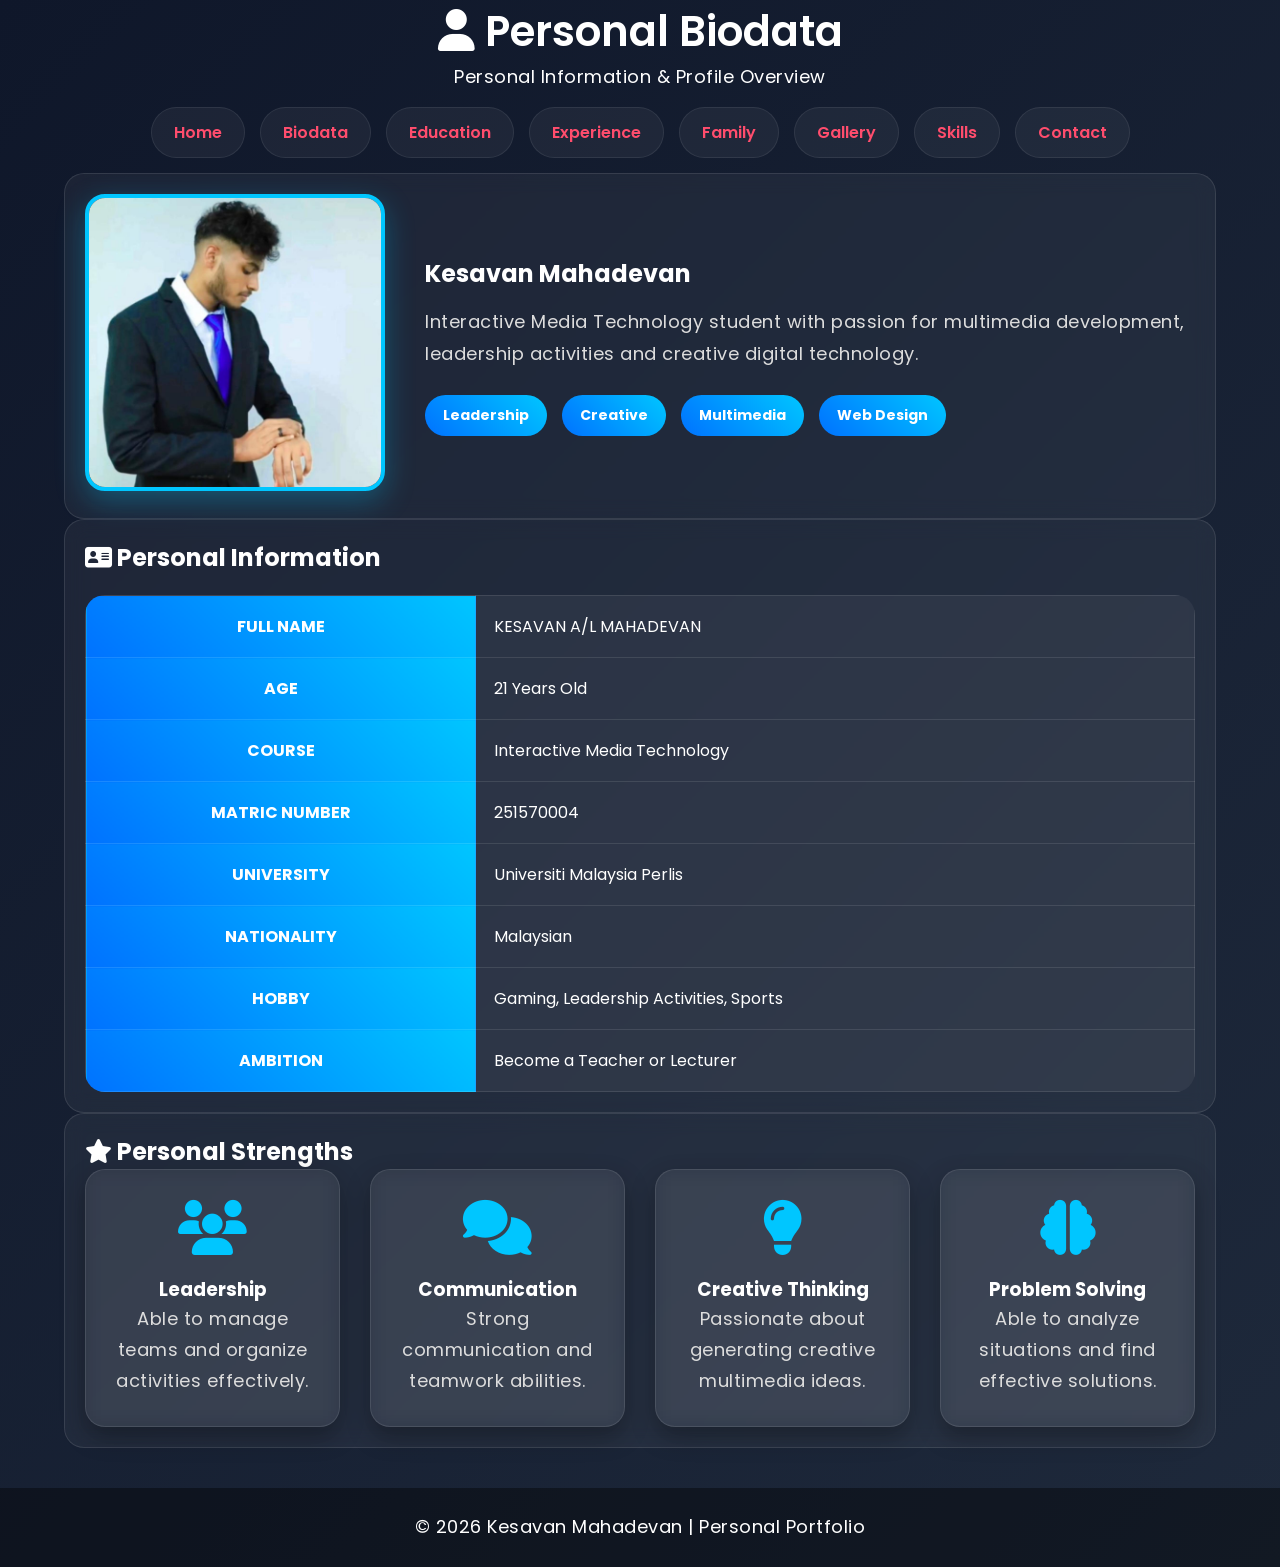
<file: biodata.html>
<!DOCTYPE html>
<html>

<head>

    <title>Biodata | Kesavan Mahadevan</title>

    <link rel="stylesheet" href="css/style.css">

    <link rel="stylesheet"
    href="https://cdnjs.cloudflare.com/ajax/libs/font-awesome/6.5.0/css/all.min.css">

    <link href="https://fonts.googleapis.com/css2?family=Poppins:wght@300;400;600;700&display=swap"
    rel="stylesheet">

</head>

<body>

<header>

    <h1>
        <i class="fa-solid fa-user"></i>
        Personal Biodata
    </h1>

    <p>
        Personal Information & Profile Overview
    </p>

</header>

<nav>
    <a href="index.html">Home</a>
    <a href="biodata.html">Biodata</a>
    <a href="education.html">Education</a>
    <a href="experience.html">Experience</a>
    <a href="family.html">Family</a>
    <a href="gallery.html">Gallery</a>
    <a href="skills.html">Skills</a>
    <a href="contact.html">Contact</a>
</nav>

<!-- PROFILE SECTION -->
<div class="container profile-section">

    <div class="profile-left">

        <img src="pro.jpg.jpeg" class="biodata-profile">

    </div>

    <div class="profile-right">

        <h2>
            Kesavan Mahadevan
        </h2>

        <p>
            Interactive Media Technology student with passion for multimedia development, leadership activities and creative digital technology.
        </p>

        <div class="profile-tags">

            <span>Leadership</span>
            <span>Creative</span>
            <span>Multimedia</span>
            <span>Web Design</span>

        </div>

    </div>

</div>

<!-- BIODATA TABLE -->
<div class="container">

    <h2 class="center-title">

        <i class="fa-solid fa-address-card"></i>
        Personal Information

    </h2>

    <table class="table-style">

        <tr>
            <th>Full Name</th>
            <td>KESAVAN A/L MAHADEVAN</td>
        </tr>

        <tr>
            <th>Age</th>
            <td>21 Years Old</td>
        </tr>

        <tr>
            <th>Course</th>
            <td>Interactive Media Technology</td>
        </tr>

        <tr>
            <th>Matric Number</th>
            <td>251570004</td>
        </tr>

        <tr>
            <th>University</th>
            <td>Universiti Malaysia Perlis</td>
        </tr>

        <tr>
            <th>Nationality</th>
            <td>Malaysian</td>
        </tr>

        <tr>
            <th>Hobby</th>
            <td>Gaming, Leadership Activities, Sports</td>
        </tr>

        <tr>
            <th>Ambition</th>
            <td>Become a Teacher or Lecturer</td>
        </tr>

    </table>

</div>

<!-- STRENGTHS SECTION -->
<div class="container">

    <h2 class="center-title">

        <i class="fa-solid fa-star"></i>
        Personal Strengths

    </h2>

    <div class="strength-grid">

        <div class="strength-card">

            <i class="fa-solid fa-users"></i>

            <h3>Leadership</h3>

            <p>
                Able to manage teams and organize activities effectively.
            </p>

        </div>

        <div class="strength-card">

            <i class="fa-solid fa-comments"></i>

            <h3>Communication</h3>

            <p>
                Strong communication and teamwork abilities.
            </p>

        </div>

        <div class="strength-card">

            <i class="fa-solid fa-lightbulb"></i>

            <h3>Creative Thinking</h3>

            <p>
                Passionate about generating creative multimedia ideas.
            </p>

        </div>

        <div class="strength-card">

            <i class="fa-solid fa-brain"></i>

            <h3>Problem Solving</h3>

            <p>
                Able to analyze situations and find effective solutions.
            </p>

        </div>

    </div>

</div>

<footer>

    <p>
        © 2026 Kesavan Mahadevan | Personal Portfolio
    </p>

</footer>

<button onclick="topFunction()" id="topBtn">
    <i class="fa-solid fa-arrow-up"></i>
</button>

<script src="js/script.js"></script>

</body>
</html>
</file>
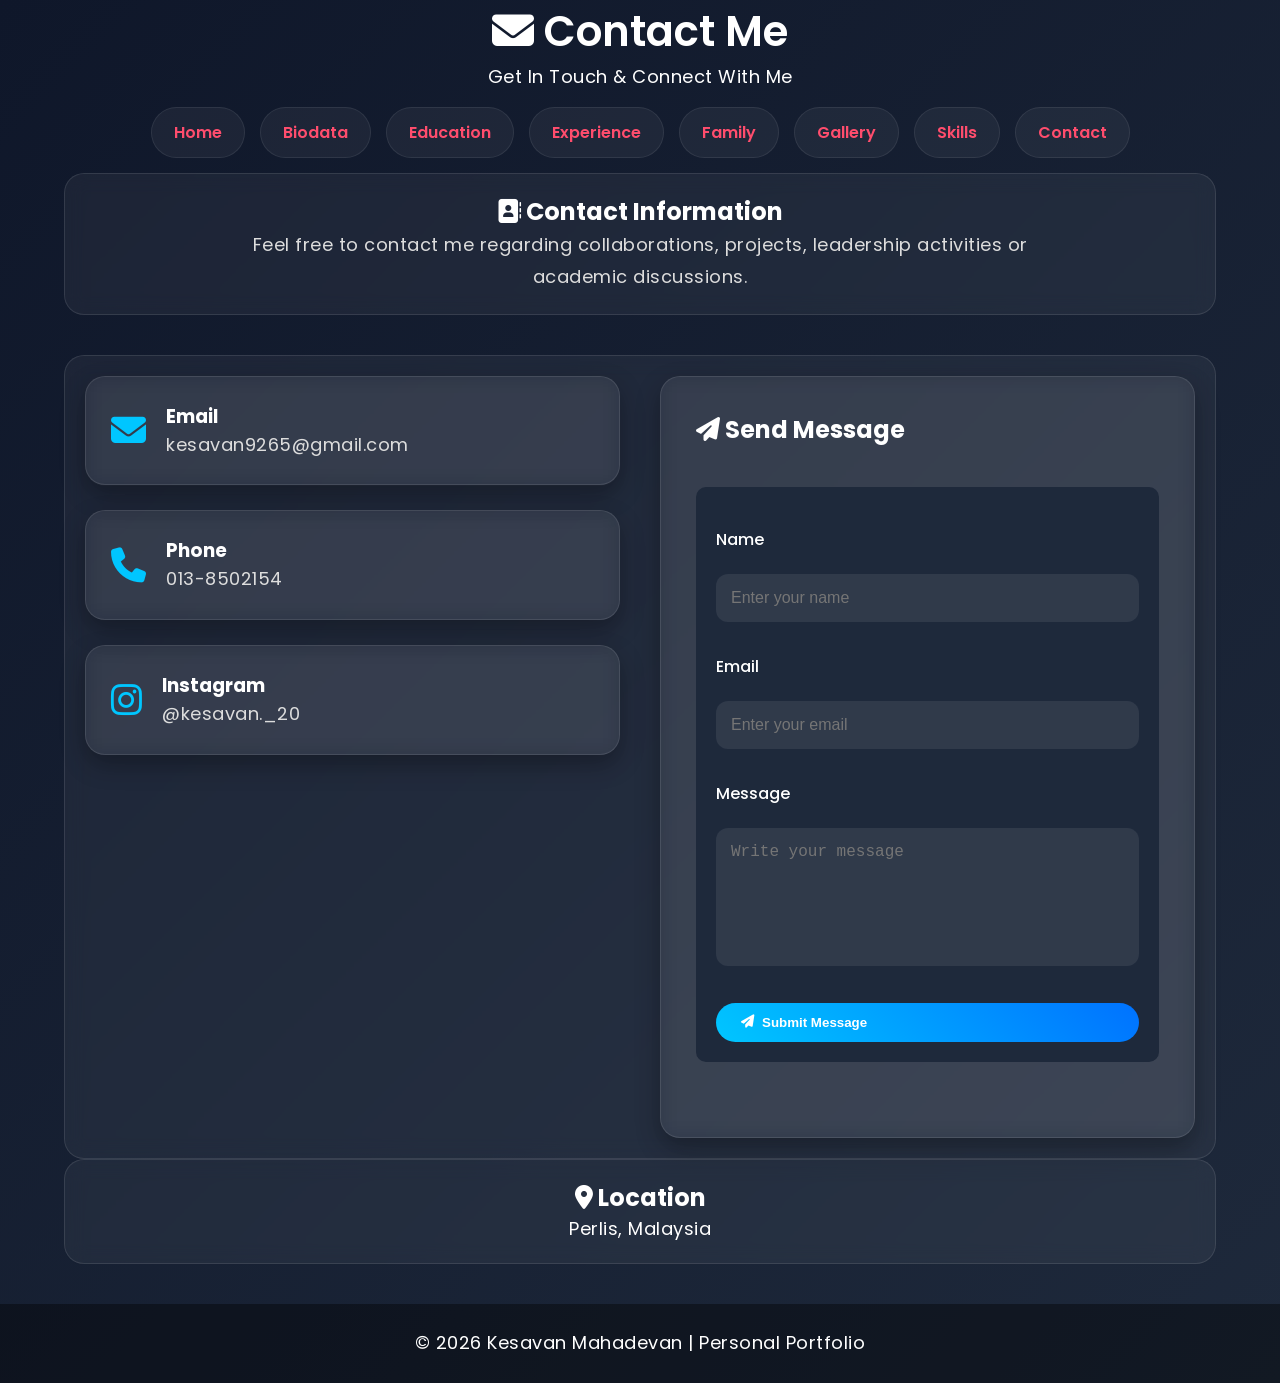
<file: contact.html>
<!DOCTYPE html>
<html>

<head>

    <title>Contact | Kesavan Mahadevan</title>

    <link rel="stylesheet" href="css/style.css">

    <link rel="stylesheet"
    href="https://cdnjs.cloudflare.com/ajax/libs/font-awesome/6.5.0/css/all.min.css">

    <link href="https://fonts.googleapis.com/css2?family=Poppins:wght@300;400;600;700&display=swap"
    rel="stylesheet">

</head>

<body>

<header>

    <h1>
        <i class="fa-solid fa-envelope"></i>
        Contact Me
    </h1>

    <p>
        Get In Touch & Connect With Me
    </p>

</header>

<nav>
    <a href="index.html">Home</a>
    <a href="biodata.html">Biodata</a>
    <a href="education.html">Education</a>
    <a href="experience.html">Experience</a>
    <a href="family.html">Family</a>
    <a href="gallery.html">Gallery</a>
    <a href="skills.html">Skills</a>
    <a href="contact.html">Contact</a>
</nav>

<!-- CONTACT INTRO -->
<div class="container contact-intro">

    <h2>
        <i class="fa-solid fa-address-book"></i>
        Contact Information
    </h2>

    <p>
        Feel free to contact me regarding collaborations, projects, leadership activities or academic discussions.
    </p>

</div>

<!-- CONTACT GRID -->
<div class="container">

    <div class="contact-grid">

        <!-- LEFT -->
        <div class="contact-info">

            <div class="contact-card">

                <i class="fa-solid fa-envelope"></i>

                <div>
                    <h3>Email</h3>
                    <p>kesavan9265@gmail.com</p>
                </div>

            </div>

            <div class="contact-card">

                <i class="fa-solid fa-phone"></i>

                <div>
                    <h3>Phone</h3>
                    <p>013-8502154</p>
                </div>

            </div>

            <div class="contact-card">

                <i class="fa-brands fa-instagram"></i>

                <div>
                    <h3>Instagram</h3>
                    <p>@kesavan._20</p>
                </div>

            </div>

        </div>

        <!-- RIGHT -->
        <div class="contact-form-box">

            <h2>
                <i class="fa-solid fa-paper-plane"></i>
                Send Message
            </h2>

            <form onsubmit="return validateForm()">

                <label>Name</label>

                <input type="text"
                id="name"
                placeholder="Enter your name">

                <label>Email</label>

                <input type="email"
                id="email"
                placeholder="Enter your email">

                <label>Message</label>

                <textarea
                id="message"
                rows="6"
                placeholder="Write your message"></textarea>

                <button type="submit" class="btn-primary">

                    <i class="fa-solid fa-paper-plane"></i>
                    Submit Message

                </button>

            </form>

        </div>

    </div>

</div>

<!-- MAP SECTION -->
<div class="container center-box">

    <h2>
        <i class="fa-solid fa-location-dot"></i>
        Location
    </h2>

    <p>
        Perlis, Malaysia
    </p>

</div>

<footer>

    <p>
        © 2026 Kesavan Mahadevan | Personal Portfolio
    </p>

</footer>

<button onclick="topFunction()" id="topBtn">
    <i class="fa-solid fa-arrow-up"></i>
</button>

<script src="js/script.js"></script>

</body>
</html>
</file>
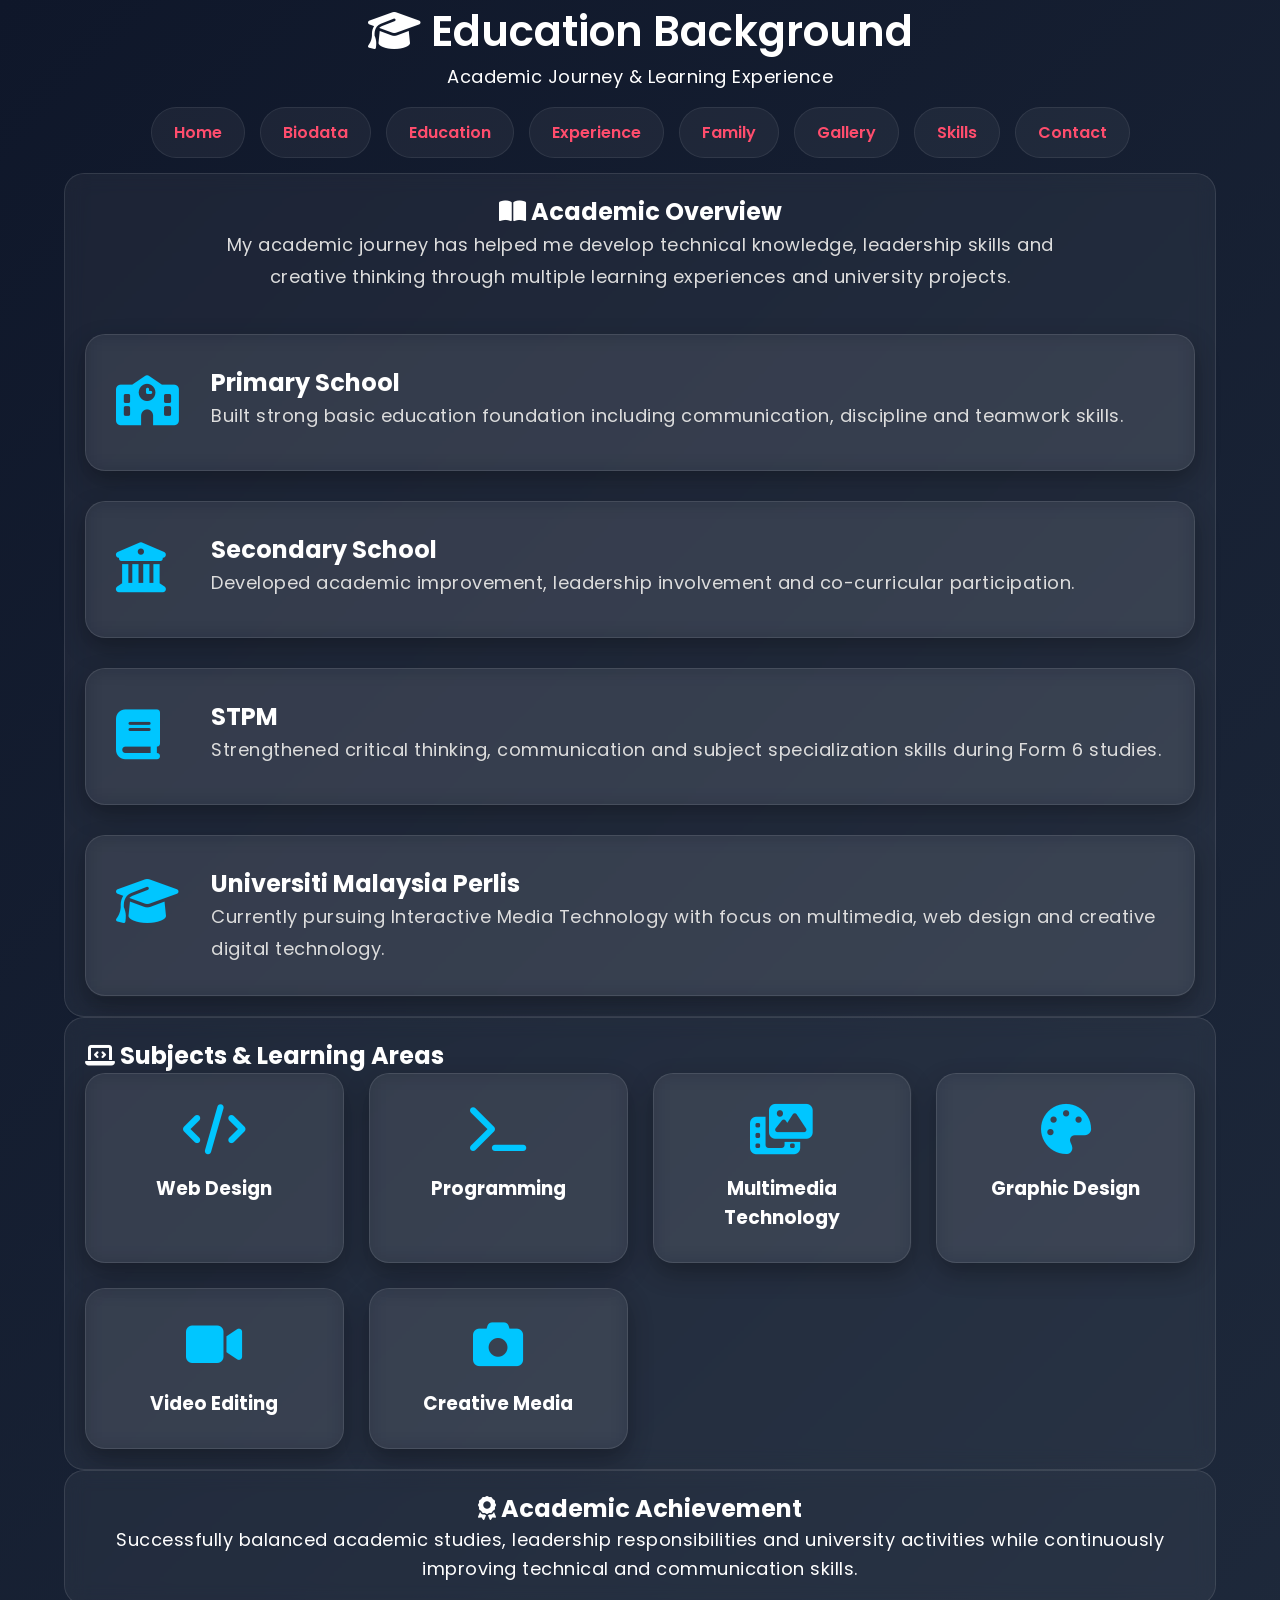
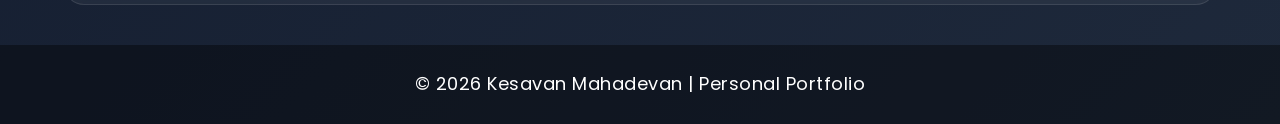
<file: education.html>
<!DOCTYPE html>
<html>

<head>

    <title>Education | Kesavan Mahadevan</title>

    <link rel="stylesheet" href="css/style.css">

    <link rel="stylesheet"
    href="https://cdnjs.cloudflare.com/ajax/libs/font-awesome/6.5.0/css/all.min.css">

    <link href="https://fonts.googleapis.com/css2?family=Poppins:wght@300;400;600;700&display=swap"
    rel="stylesheet">

</head>

<body>

<header>

    <h1>
        <i class="fa-solid fa-graduation-cap"></i>
        Education Background
    </h1>

    <p>
        Academic Journey & Learning Experience
    </p>

</header>

<nav>
    <a href="index.html">Home</a>
    <a href="biodata.html">Biodata</a>
    <a href="education.html">Education</a>
    <a href="experience.html">Experience</a>
    <a href="family.html">Family</a>
    <a href="gallery.html">Gallery</a>
    <a href="skills.html">Skills</a>
    <a href="contact.html">Contact</a>
</nav>

<div class="container">

    <!-- INTRO -->
    <div class="education-intro">

        <h2>
            <i class="fa-solid fa-book-open"></i>
            Academic Overview
        </h2>

        <p>
            My academic journey has helped me develop technical knowledge, leadership skills and creative thinking through multiple learning experiences and university projects.
        </p>

    </div>

    <!-- EDUCATION TIMELINE -->
    <div class="timeline">

        <!-- PRIMARY -->
        <div class="timeline-card">

            <div class="timeline-icon">
                <i class="fa-solid fa-school"></i>
            </div>

            <div>

                <h2>Primary School</h2>

                <p>
                    Built strong basic education foundation including communication, discipline and teamwork skills.
                </p>

            </div>

        </div>

        <!-- SECONDARY -->
        <div class="timeline-card">

            <div class="timeline-icon">
                <i class="fa-solid fa-building-columns"></i>
            </div>

            <div>

                <h2>Secondary School</h2>

                <p>
                    Developed academic improvement, leadership involvement and co-curricular participation.
                </p>

            </div>

        </div>

        <!-- STPM -->
        <div class="timeline-card">

            <div class="timeline-icon">
                <i class="fa-solid fa-book"></i>
            </div>

            <div>

                <h2>STPM</h2>

                <p>
                    Strengthened critical thinking, communication and subject specialization skills during Form 6 studies.
                </p>

            </div>

        </div>

        <!-- UNIVERSITY -->
        <div class="timeline-card">

            <div class="timeline-icon">
                <i class="fa-solid fa-graduation-cap"></i>
            </div>

            <div>

                <h2>Universiti Malaysia Perlis</h2>

                <p>
                    Currently pursuing Interactive Media Technology with focus on multimedia, web design and creative digital technology.
                </p>

            </div>

        </div>

    </div>

</div>

<!-- SUBJECTS SECTION -->
<div class="container">

    <h2 class="center-title">

        <i class="fa-solid fa-laptop-code"></i>
        Subjects & Learning Areas

    </h2>

    <div class="subject-grid">

        <div class="subject-card">
            <i class="fa-solid fa-code"></i>
            <h3>Web Design</h3>
        </div>

        <div class="subject-card">
            <i class="fa-solid fa-terminal"></i>
            <h3>Programming</h3>
        </div>

        <div class="subject-card">
            <i class="fa-solid fa-photo-film"></i>
            <h3>Multimedia Technology</h3>
        </div>

        <div class="subject-card">
            <i class="fa-solid fa-palette"></i>
            <h3>Graphic Design</h3>
        </div>

        <div class="subject-card">
            <i class="fa-solid fa-video"></i>
            <h3>Video Editing</h3>
        </div>

        <div class="subject-card">
            <i class="fa-solid fa-camera"></i>
            <h3>Creative Media</h3>
        </div>

    </div>

</div>

<!-- ACHIEVEMENT -->
<div class="container center-box">

    <h2>
        <i class="fa-solid fa-award"></i>
        Academic Achievement
    </h2>

    <p>
        Successfully balanced academic studies, leadership responsibilities and university activities while continuously improving technical and communication skills.
    </p>

</div>

<footer>

    <p>
        © 2026 Kesavan Mahadevan | Personal Portfolio
    </p>

</footer>

<button onclick="topFunction()" id="topBtn">
    <i class="fa-solid fa-arrow-up"></i>
</button>

<script src="js/script.js"></script>

</body>
</html>
</file>
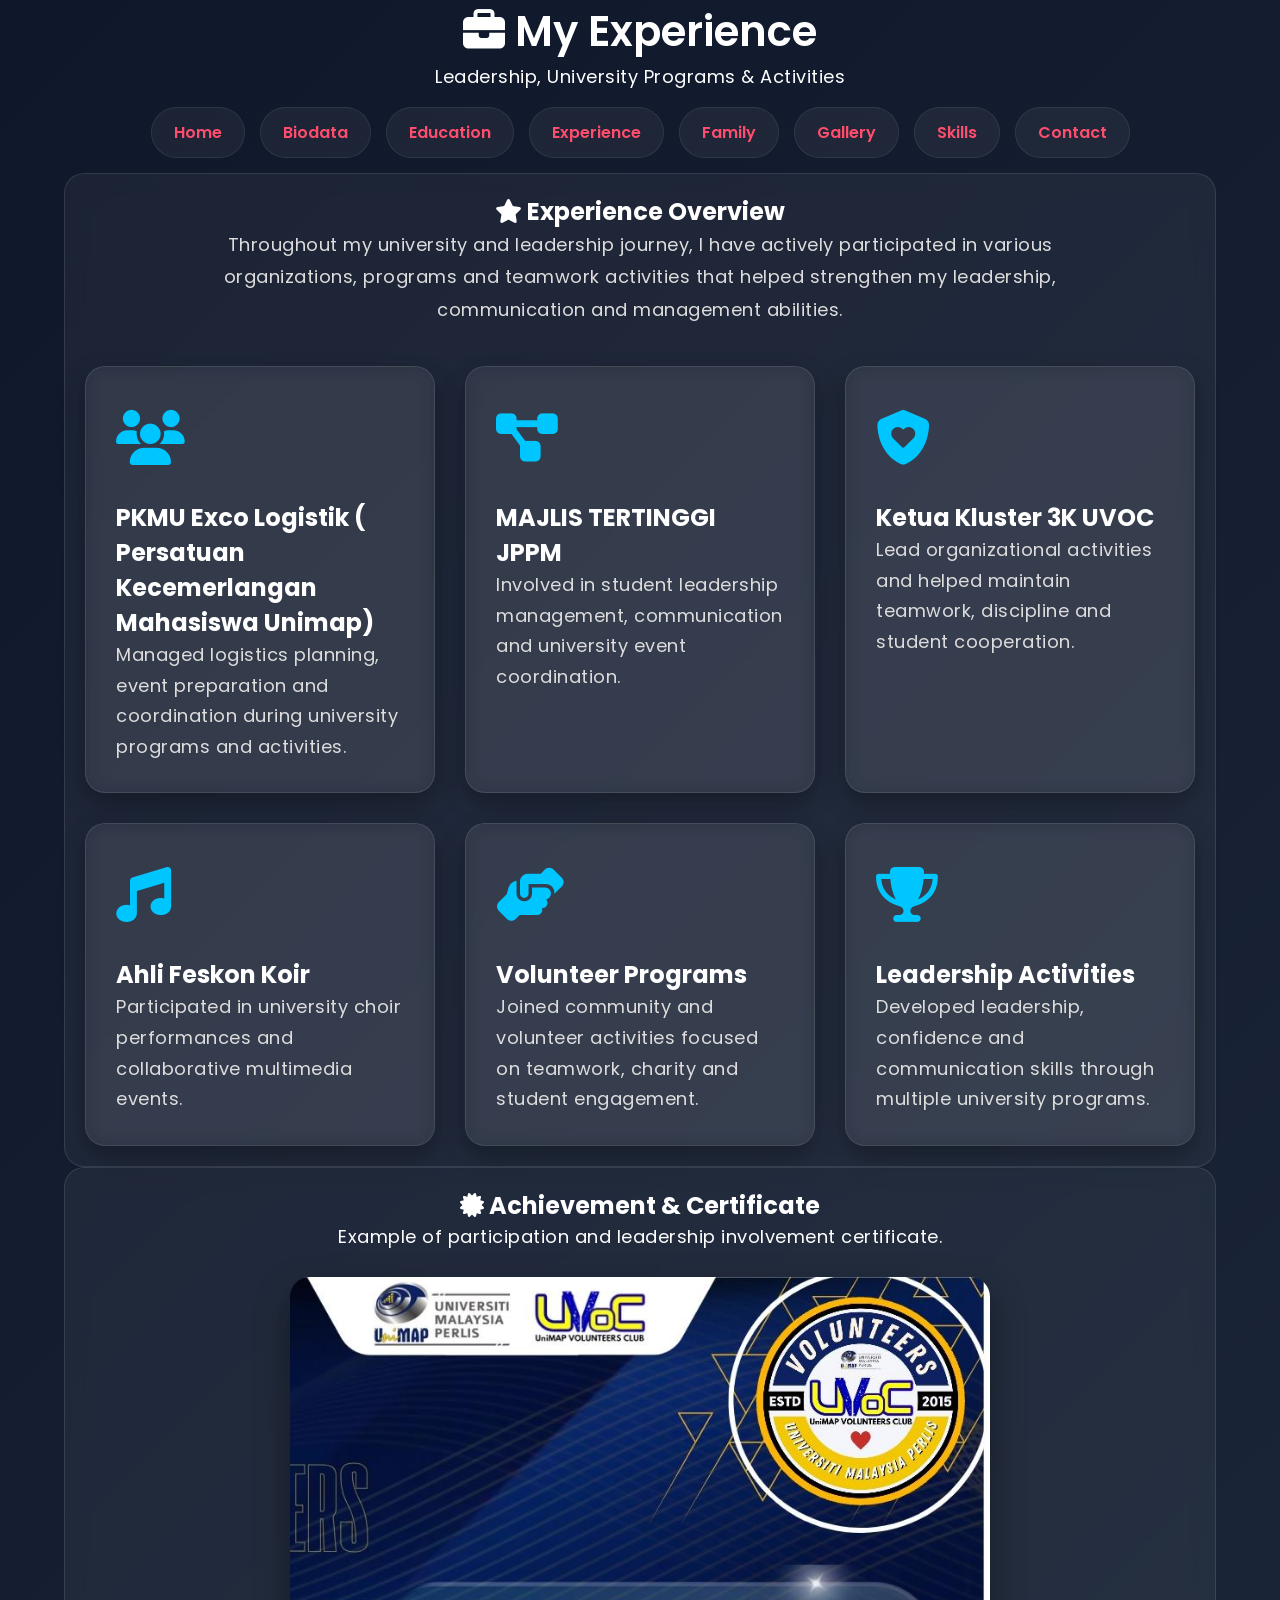
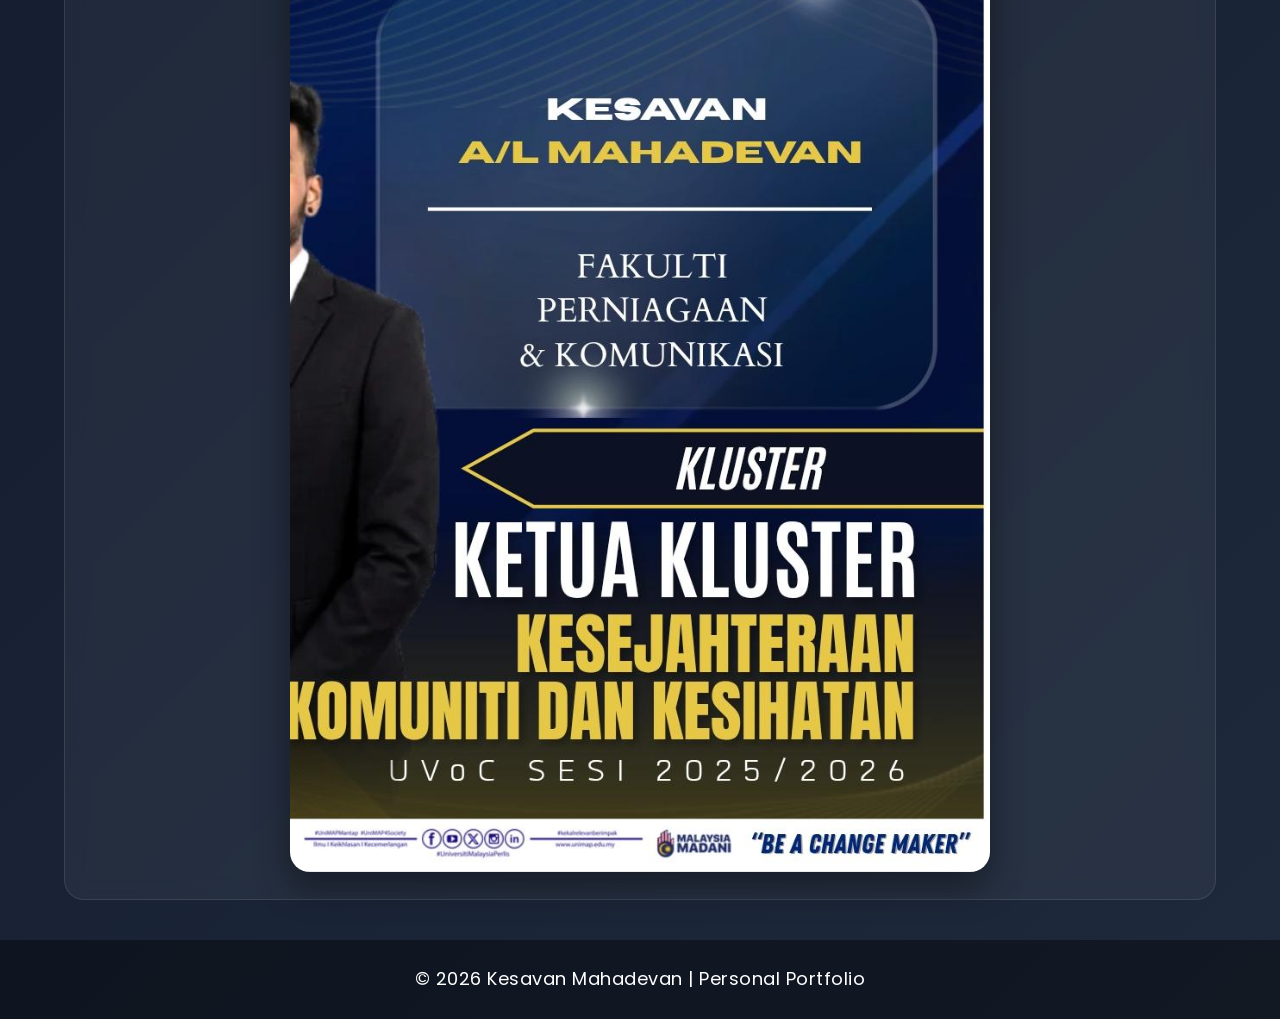
<file: experience.html>
<!DOCTYPE html>
<html>

<head>

    <title>Experience | Kesavan Mahadevan</title>

    <link rel="stylesheet" href="css/style.css">

    <link rel="stylesheet"
    href="https://cdnjs.cloudflare.com/ajax/libs/font-awesome/6.5.0/css/all.min.css">

    <link href="https://fonts.googleapis.com/css2?family=Poppins:wght@300;400;600;700&display=swap"
    rel="stylesheet">

</head>

<body>

<header>

    <h1>
        <i class="fa-solid fa-briefcase"></i>
        My Experience
    </h1>

    <p>
        Leadership, University Programs & Activities
    </p>

</header>

<nav>
    <a href="index.html">Home</a>
    <a href="biodata.html">Biodata</a>
    <a href="education.html">Education</a>
    <a href="experience.html">Experience</a>
    <a href="family.html">Family</a>
    <a href="gallery.html">Gallery</a>
    <a href="skills.html">Skills</a>
    <a href="contact.html">Contact</a>
</nav>

<div class="container">

    <!-- INTRO -->
    <div class="experience-intro">

        <h2>
            <i class="fa-solid fa-star"></i>
            Experience Overview
        </h2>

        <p>
            Throughout my university and leadership journey, I have actively participated in various organizations, programs and teamwork activities that helped strengthen my leadership, communication and management abilities.
        </p>

    </div>

    <!-- EXPERIENCE GRID -->
    <div class="experience-grid">

        <!-- CARD 1 -->
        <div class="experience-card">

            <div class="experience-icon">
                <i class="fa-solid fa-users"></i>
            </div>

            <h2>PKMU Exco Logistik ( Persatuan Kecemerlangan Mahasiswa Unimap) </h2>

            <p>
                Managed logistics planning, event preparation and coordination during university programs and activities.
            </p>

        </div>

        <!-- CARD 2 -->
        <div class="experience-card">

            <div class="experience-icon">
                <i class="fa-solid fa-diagram-project"></i>
            </div>

            <h2>MAJLIS TERTINGGI JPPM</h2>

            <p>
                Involved in student leadership management, communication and university event coordination.
            </p>

        </div>

        <!-- CARD 3 -->
        <div class="experience-card">

            <div class="experience-icon">
                <i class="fa-solid fa-shield-heart"></i>
            </div>

            <h2>Ketua Kluster 3K UVOC</h2>

            <p>
                Lead organizational activities and helped maintain teamwork, discipline and student cooperation.
            </p>

        </div>

        <!-- CARD 4 -->
        <div class="experience-card">

            <div class="experience-icon">
                <i class="fa-solid fa-music"></i>
            </div>

            <h2>Ahli Feskon Koir</h2>

            <p>
                Participated in university choir performances and collaborative multimedia events.
            </p>

        </div>

        <!-- CARD 5 -->
        <div class="experience-card">

            <div class="experience-icon">
                <i class="fa-solid fa-handshake-angle"></i>
            </div>

            <h2>Volunteer Programs</h2>

            <p>
                Joined community and volunteer activities focused on teamwork, charity and student engagement.
            </p>

        </div>

        <!-- CARD 6 -->
        <div class="experience-card">

            <div class="experience-icon">
                <i class="fa-solid fa-trophy"></i>
            </div>

            <h2>Leadership Activities</h2>

            <p>
                Developed leadership, confidence and communication skills through multiple university programs.
            </p>

        </div>

    </div>

</div>

<!-- CERTIFICATE SECTION -->
<div class="container center-box">

    <h2>
        <i class="fa-solid fa-certificate"></i>
        Achievement & Certificate
    </h2>

    <p>
        Example of participation and leadership involvement certificate.
    </p>

    <br>

    <img src="uvoc.jpg.jpeg" class="certificate-img">

</div>

<footer>

    <p>
        © 2026 Kesavan Mahadevan | Personal Portfolio
    </p>

</footer>

<button onclick="topFunction()" id="topBtn">
    <i class="fa-solid fa-arrow-up"></i>
</button>

<script src="js/script.js"></script>

</body>
</html>
</file>
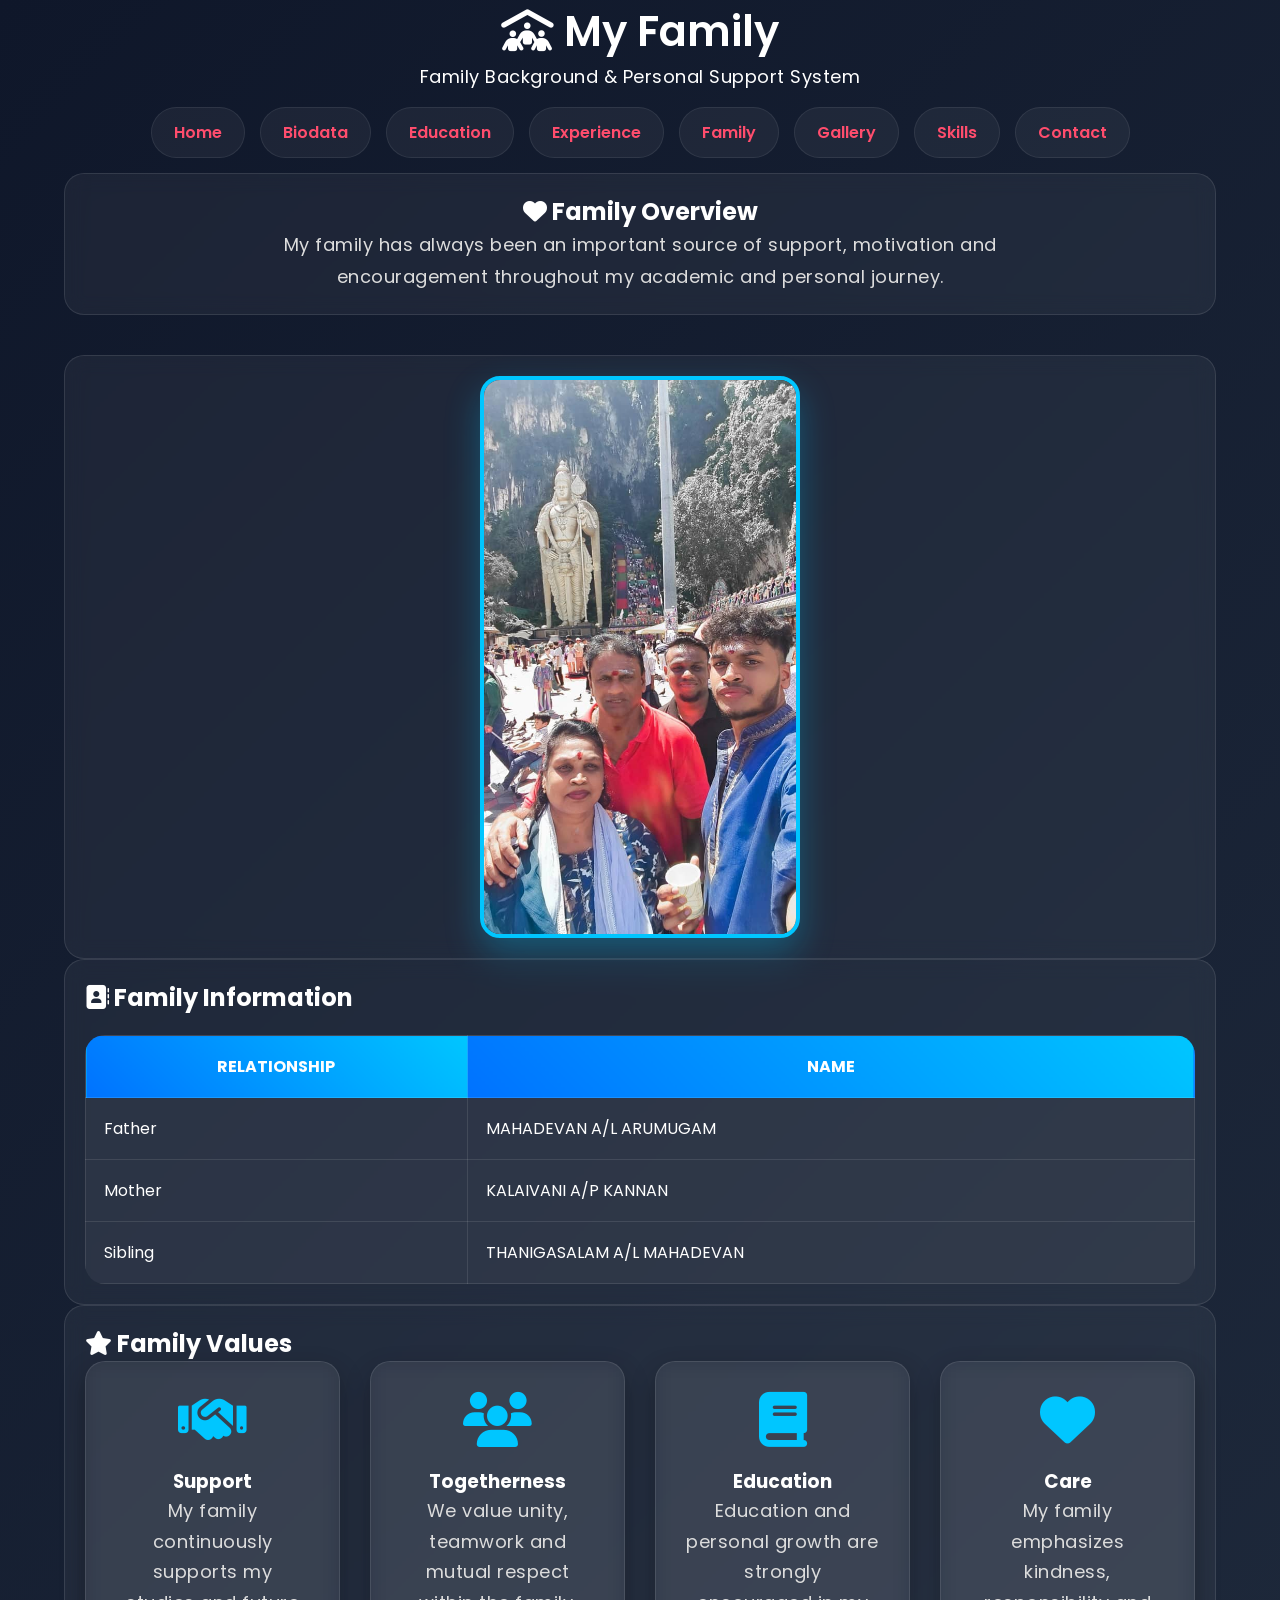
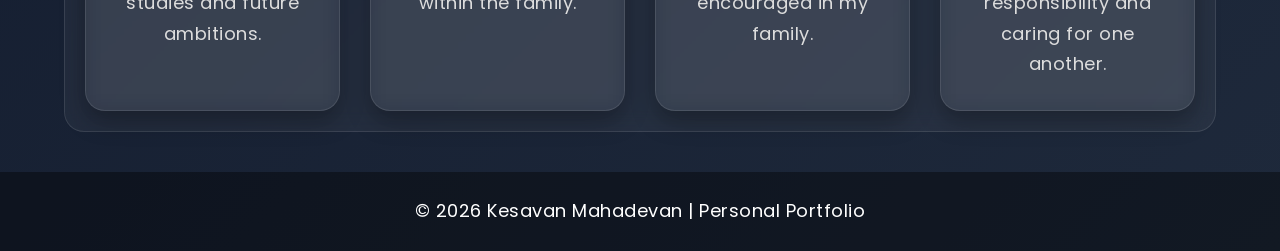
<file: family.html>
<!DOCTYPE html>
<html>

<head>

    <title>Family | Kesavan Mahadevan</title>

    <link rel="stylesheet" href="css/style.css">

    <link rel="stylesheet"
    href="https://cdnjs.cloudflare.com/ajax/libs/font-awesome/6.5.0/css/all.min.css">

    <link href="https://fonts.googleapis.com/css2?family=Poppins:wght@300;400;600;700&display=swap"
    rel="stylesheet">

</head>

<body>

<header>

    <h1>
        <i class="fa-solid fa-people-roof"></i>
        My Family
    </h1>

    <p>
        Family Background & Personal Support System
    </p>

</header>

<nav>
    <a href="index.html">Home</a>
    <a href="biodata.html">Biodata</a>
    <a href="education.html">Education</a>
    <a href="experience.html">Experience</a>
    <a href="family.html">Family</a>
    <a href="gallery.html">Gallery</a>
    <a href="skills.html">Skills</a>
    <a href="contact.html">Contact</a>
</nav>

<!-- FAMILY INTRO -->
<div class="container family-intro">

    <h2>
        <i class="fa-solid fa-heart"></i>
        Family Overview
    </h2>

    <p>
        My family has always been an important source of support, motivation and encouragement throughout my academic and personal journey.
    </p>

</div>

<!-- FAMILY IMAGE -->
<div class="container center-box">

    <img src="family.jpg.jpeg" class="family-photo">

</div>

<!-- FAMILY TABLE -->
<div class="container">

    <h2 class="center-title">

        <i class="fa-solid fa-address-book"></i>
        Family Information

    </h2>

    <table class="table-style">

        <tr>
            <th>Relationship</th>
            <th>Name</th>
        </tr>

        <tr>
            <td>Father</td>
            <td>MAHADEVAN A/L ARUMUGAM</td>
        </tr>

        <tr>
            <td>Mother</td>
            <td>KALAIVANI A/P KANNAN</td>
        </tr>

        <tr>
            <td>Sibling</td>
            <td>THANIGASALAM A/L MAHADEVAN</td>
        </tr>

    </table>

</div>

<!-- FAMILY VALUES -->
<div class="container">

    <h2 class="center-title">

        <i class="fa-solid fa-star"></i>
        Family Values

    </h2>

    <div class="family-grid">

        <!-- CARD 1 -->
        <div class="family-card">

            <i class="fa-solid fa-handshake"></i>

            <h3>Support</h3>

            <p>
                My family continuously supports my studies and future ambitions.
            </p>

        </div>

        <!-- CARD 2 -->
        <div class="family-card">

            <i class="fa-solid fa-users"></i>

            <h3>Togetherness</h3>

            <p>
                We value unity, teamwork and mutual respect within the family.
            </p>

        </div>

        <!-- CARD 3 -->
        <div class="family-card">

            <i class="fa-solid fa-book"></i>

            <h3>Education</h3>

            <p>
                Education and personal growth are strongly encouraged in my family.
            </p>

        </div>

        <!-- CARD 4 -->
        <div class="family-card">

            <i class="fa-solid fa-heart"></i>

            <h3>Care</h3>

            <p>
                My family emphasizes kindness, responsibility and caring for one another.
            </p>

        </div>

    </div>

</div>

<footer>

    <p>
        © 2026 Kesavan Mahadevan | Personal Portfolio
    </p>

</footer>

<button onclick="topFunction()" id="topBtn">
    <i class="fa-solid fa-arrow-up"></i>
</button>

<script src="js/script.js"></script>

</body>
</html>
</file>
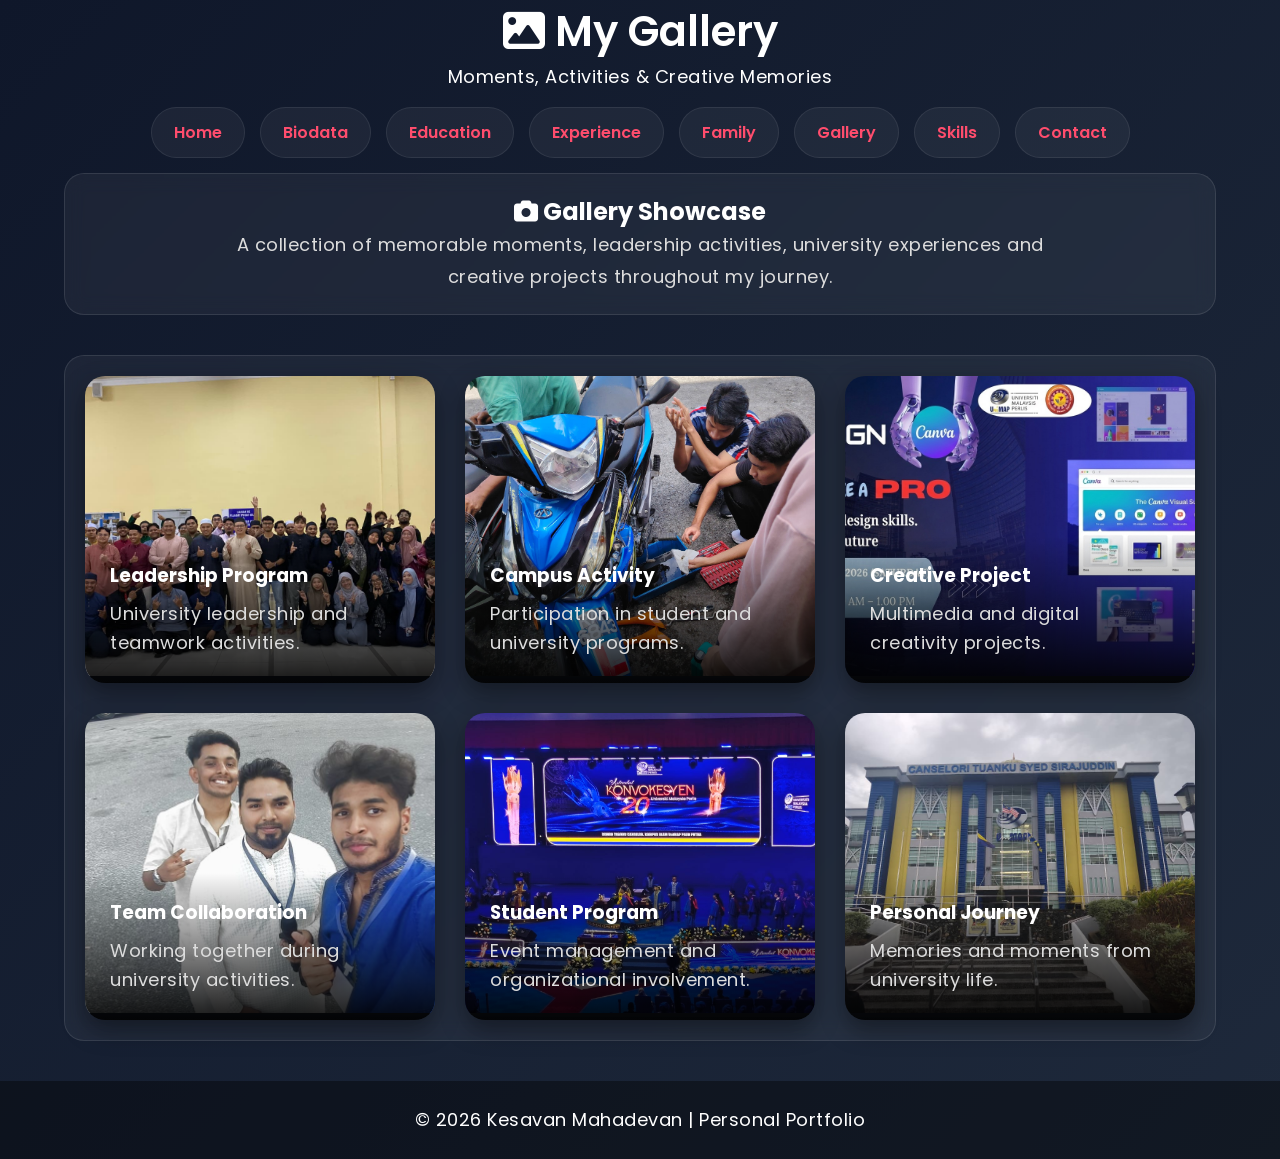
<file: gallery.html>
<!DOCTYPE html>
<html>

<head>

    <title>Gallery | Kesavan Mahadevan</title>

    <link rel="stylesheet" href="css/style.css">

    <link rel="stylesheet"
    href="https://cdnjs.cloudflare.com/ajax/libs/font-awesome/6.5.0/css/all.min.css">

    <link href="https://fonts.googleapis.com/css2?family=Poppins:wght@300;400;600;700&display=swap"
    rel="stylesheet">

</head>

<body>

<header>

    <h1>
        <i class="fa-solid fa-image"></i>
        My Gallery
    </h1>

    <p>
        Moments, Activities & Creative Memories
    </p>

</header>

<nav>
    <a href="index.html">Home</a>
    <a href="biodata.html">Biodata</a>
    <a href="education.html">Education</a>
    <a href="experience.html">Experience</a>
    <a href="family.html">Family</a>
    <a href="gallery.html">Gallery</a>
    <a href="skills.html">Skills</a>
    <a href="contact.html">Contact</a>
</nav>

<!-- INTRO -->
<div class="container gallery-intro">

    <h2>
        <i class="fa-solid fa-camera"></i>
        Gallery Showcase
    </h2>

    <p>
        A collection of memorable moments, leadership activities, university experiences and creative projects throughout my journey.
    </p>

</div>

<!-- GALLERY GRID -->
<div class="container">

    <div class="modern-gallery">

        <!-- IMAGE 1 -->
        <div class="gallery-card">

            <img src="1.jpg.jpeg">

            <div class="gallery-overlay">

                <h3>Leadership Program</h3>

                <p>
                    University leadership and teamwork activities.
                </p>

            </div>

        </div>

        <!-- IMAGE 2 -->
        <div class="gallery-card">

            <img src="2.jpg.jpeg">

            <div class="gallery-overlay">

                <h3>Campus Activity</h3>

                <p>
                    Participation in student and university programs.
                </p>

            </div>

        </div>

        <!-- IMAGE 3 -->
        <div class="gallery-card">

            <img src="3.jpg.jpeg">

            <div class="gallery-overlay">

                <h3>Creative Project</h3>

                <p>
                    Multimedia and digital creativity projects.
                </p>

            </div>

        </div>

        <!-- IMAGE 4 -->
        <div class="gallery-card">

            <img src="4.jpg.jpeg">

            <div class="gallery-overlay">

                <h3>Team Collaboration</h3>

                <p>
                    Working together during university activities.
                </p>

            </div>

        </div>

        <!-- IMAGE 5 -->
        <div class="gallery-card">

            <img src="5.jpg.jpeg">

            <div class="gallery-overlay">

                <h3>Student Program</h3>

                <p>
                    Event management and organizational involvement.
                </p>

            </div>

        </div>

        <!-- IMAGE 6 -->
        <div class="gallery-card">

            <img src="6.jpg.jpeg">

            <div class="gallery-overlay">

                <h3>Personal Journey</h3>

                <p>
                    Memories and moments from university life.
                </p>

            </div>

        </div>

    </div>

</div>



</div>

<footer>

    <p>
        © 2026 Kesavan Mahadevan | Personal Portfolio
    </p>

</footer>

<button onclick="topFunction()" id="topBtn">
    <i class="fa-solid fa-arrow-up"></i>
</button>

<script src="js/script.js"></script>

</body>
</html>
</file>
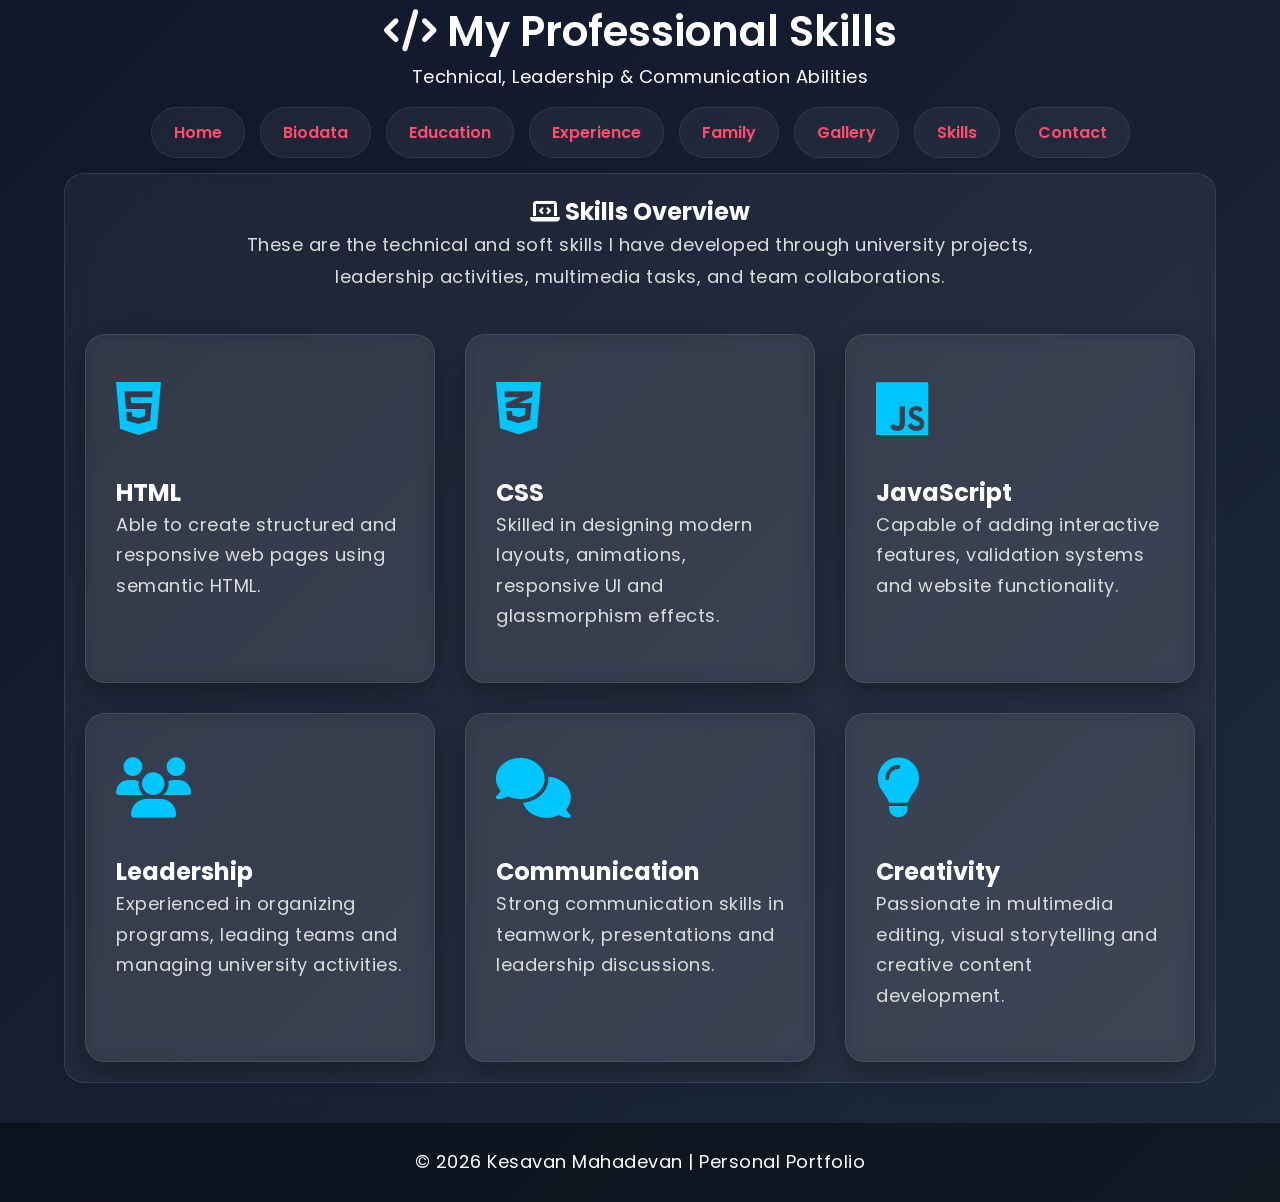
<file: skills.html>
<!DOCTYPE html>
<html>

<head>
    <title>Skills | Kesavan Mahadevan</title>

    <link rel="stylesheet" href="css/style.css">

    <link rel="stylesheet"
    href="https://cdnjs.cloudflare.com/ajax/libs/font-awesome/6.5.0/css/all.min.css">

    <link href="https://fonts.googleapis.com/css2?family=Poppins:wght@300;400;600;700&display=swap"
    rel="stylesheet">
</head>

<body>

<header>

    <h1>
        <i class="fa-solid fa-code"></i>
        My Professional Skills
    </h1>

    <p>
        Technical, Leadership & Communication Abilities
    </p>

</header>

<nav>
    <a href="index.html">Home</a>
    <a href="biodata.html">Biodata</a>
    <a href="education.html">Education</a>
    <a href="experience.html">Experience</a>
    <a href="family.html">Family</a>
    <a href="gallery.html">Gallery</a>
    <a href="skills.html">Skills</a>
    <a href="contact.html">Contact</a>
</nav>

<div class="container">

    <div class="skills-intro">

        <h2>
            <i class="fa-solid fa-laptop-code"></i>
            Skills Overview
        </h2>

        <p>
            These are the technical and soft skills I have developed through university projects, leadership activities, multimedia tasks, and team collaborations.
        </p>

    </div>

    <!-- SKILL GRID -->
    <div class="skills-grid">

        <!-- HTML -->
        <div class="skill-card">

            <div class="skill-icon">
                <i class="fa-brands fa-html5"></i>
            </div>

            <h2>HTML</h2>

            <p>
                Able to create structured and responsive web pages using semantic HTML.
            </p>

            <div class="skill-bar">
                <div class="skill-level" style="width:90%;">
                    
                </div>
            </div>

        </div>

        <!-- CSS -->
        <div class="skill-card">

            <div class="skill-icon">
                <i class="fa-brands fa-css3-alt"></i>
            </div>

            <h2>CSS</h2>

            <p>
                Skilled in designing modern layouts, animations, responsive UI and glassmorphism effects.
            </p>

            <div class="skill-bar">
                <div class="skill-level" style="width:85%;">
                    
                </div>
            </div>

        </div>

        <!-- JS -->
        <div class="skill-card">

            <div class="skill-icon">
                <i class="fa-brands fa-js"></i>
            </div>

            <h2>JavaScript</h2>

            <p>
                Capable of adding interactive features, validation systems and website functionality.
            </p>

            <div class="skill-bar">
                <div class="skill-level" style="width:75%;">
                    
                </div>
            </div>

        </div>

        <!-- LEADERSHIP -->
        <div class="skill-card">

            <div class="skill-icon">
                <i class="fa-solid fa-users"></i>
            </div>

            <h2>Leadership</h2>

            <p>
                Experienced in organizing programs, leading teams and managing university activities.
            </p>

            <div class="skill-bar">
                <div class="skill-level" style="width:95%;">
                    
                </div>
            </div>

        </div>

        <!-- COMMUNICATION -->
        <div class="skill-card">

            <div class="skill-icon">
                <i class="fa-solid fa-comments"></i>
            </div>

            <h2>Communication</h2>

            <p>
                Strong communication skills in teamwork, presentations and leadership discussions.
            </p>

            <div class="skill-bar">
                <div class="skill-level" style="width:88%;">
                    
                </div>
            </div>

        </div>

        <!-- CREATIVITY -->
        <div class="skill-card">

            <div class="skill-icon">
                <i class="fa-solid fa-lightbulb"></i>
            </div>

            <h2>Creativity</h2>

            <p>
                Passionate in multimedia editing, visual storytelling and creative content development.
            </p>

            <div class="skill-bar">
                <div class="skill-level" style="width:92%;">
                    
                </div>
            </div>

        </div>

    </div>

</div>

<footer>

    <p>
        © 2026 Kesavan Mahadevan | Personal Portfolio
    </p>

</footer>

<button onclick="topFunction()" id="topBtn">
    <i class="fa-solid fa-arrow-up"></i>
</button>

<script src="js/script.js"></script>

</body>
</html>
</file>
<file: css/style.css>
/* =========================
   RESET
========================= */
* {
    margin: 0;
    padding: 0;
    box-sizing: border-box;
}

/* =========================
   BODY
========================= */
body {
    font-family: Arial, sans-serif;
    background: linear-gradient(135deg, #0f172a, #1e293b);
    color: white;
    min-height: 100vh;
}

/* =========================
   CONTAINER
========================= */
.container {
    width: 90%;
    margin: auto;
    padding: 20px;
    background: rgba(255,255,255,0.05);
    border-radius: 20px;
    backdrop-filter: blur(10px);
    border: 1px solid rgba(255,255,255,0.1);
}

/* =========================
   NAV
========================= */
nav {
    display: flex;
    justify-content: center;
    gap: 15px;
    padding: 15px;
}

/* =========================
   BUTTONS
========================= */
.btn-primary,
.btn-brown {
    padding: 12px 25px;
    border: none;
    border-radius: 30px;
    font-weight: bold;
    cursor: pointer;
    transition: 0.3s;
    display: inline-flex;
    align-items: center;
    gap: 8px;
    color: white;
}

/* BLUE */
.btn-primary {
    background: linear-gradient(45deg, #00c6ff, #0072ff);
}
.btn-primary:hover {
    transform: translateY(-3px);
    box-shadow: 0 10px 25px rgba(0,114,255,0.4);
}

/* BROWN */
.btn-brown {
    background: linear-gradient(45deg, #8b5e3c, #d4a373);
}
.btn-brown:hover {
    transform: translateY(-3px);
    box-shadow: 0 10px 25px rgba(212,163,115,0.4);
}

/* =========================
   CLOCK
========================= */
#clock {
    font-size: 32px;
    font-weight: bold;
    color: #00c6ff;
    margin-top: 20px;
}

/* =========================
   TYPING
========================= */
#typing {
    font-size: 30px;
    font-weight: bold;
}

/* =========================
   SLIDES
========================= */
.slide {
    width: 100%;
    height: 450px;
    object-fit: cover;
    border-radius: 20px;
    box-shadow: 0 10px 30px rgba(0,0,0,0.5);
    display: none;
}

/* =========================
   TABLE
========================= */
.table-style {
    width: 100%;
    border-collapse: collapse;
    margin-top: 20px;
    background: rgba(255,255,255,0.05);
    border-radius: 20px;
    overflow: hidden;
}

.table-style th,
.table-style td {
    border: 1px solid rgba(255,255,255,0.1);
    padding: 18px;
    color: white;
}

.table-style th {
    background: linear-gradient(45deg, #0072ff, #00c6ff);
    text-transform: uppercase;
}

/* =========================
   FOOTER
========================= */
footer {
    text-align: center;
    padding: 25px;
    margin-top: 40px;
    background: rgba(0,0,0,0.4);
}

/* =========================
   DARK MODE
========================= */
.dark-mode {
    background: #0b0f1a;
    color: white;
}

.dark-mode .container {
    background: rgba(255,255,255,0.03);
}

/* =========================
   NAV HOVER
========================= */
.nav-hover {
    transform: translateY(-3px);
    transition: 0.3s;
    color: #00c6ff;
}

/* =========================
   BACK TO TOP BUTTON
========================= */
#topBtn {
    display: none;
    position: fixed;
    bottom: 25px;
    right: 25px;
    z-index: 999;

    width: 50px;
    height: 50px;
    border-radius: 50%;
    border: none;

    background: linear-gradient(135deg, #0072ff, #00c6ff);
    color: white;

    cursor: pointer;
    font-size: 18px;

    align-items: center;
    justify-content: center;

    box-shadow: 0 8px 20px rgba(0, 115, 255, 0.474);
    transition: 0.3s;
}

/* IMPORTANT FIX */
#topBtn.show {
    display: flex;
}

#topBtn:hover {
    transform: translateY(-5px) scale(1.05);
    box-shadow: 0 12px 30px rgba(0,114,255,0.5);
}

/* =========================
   RESPONSIVE
========================= */
@media (max-width: 768px) {
    nav {
        flex-direction: column;
        align-items: center;
    }

    .slide {
        height: 300px;
    }

    .container {
        width: 95%;
    }
}
header {
    text-align: center;
}header {
    text-align: center;
    color: white;
}
body {
    font-family: "Poppins", sans-serif;
}

header {
    text-align: center;
}

h1 {
    font-size: 42px;
    font-weight: 600;
}

p {
    font-size: 18px;
    line-height: 1.6;
    letter-spacing: 0.5px;
}
form {
    max-width: 500px;
    margin: 40px auto;
    padding: 20px;
    background: #1e293b;
    border-radius: 10px;
    display: flex;
    flex-direction: column;
    gap: 12px;
}

label {
    color: white;
    font-weight: 500;
}

input, textarea {
    padding: 10px;
    border: none;
    border-radius: 6px;
    font-size: 14px;
}

button {
    padding: 10px;
    border: none;
    border-radius: 6px;
    background: #3b82f6;
    color: white;
    cursor: pointer;
    font-weight: bold;
}

button:hover {
    background: #2563eb;
}
/* =========================
   SKILLS PAGE
========================= */

.skills-intro{
    text-align:center;
    margin-bottom:40px;
}

.skills-intro p{
    max-width:800px;
    margin:auto;
    line-height:1.8;
    color:#ddd;
}

.skills-grid{
    display:grid;
    grid-template-columns:repeat(auto-fit,minmax(300px,1fr));
    gap:30px;
}

.skill-card{
    background:rgba(255,255,255,0.05);

    border:1px solid rgba(255,255,255,0.1);

    border-radius:20px;

    padding:30px;

    transition:0.4s;

    backdrop-filter:blur(10px);

    box-shadow:0 10px 25px rgba(0,0,0,0.3);
}

.skill-card:hover{
    transform:translateY(-10px);

    box-shadow:0 15px 35px rgba(0,198,255,0.3);
}

.skill-icon{
    font-size:60px;
    margin-bottom:20px;
    color:#00c6ff;
}

.skill-card p{
    color:#ddd;
    margin-bottom:20px;
    line-height:1.7;
}
/* =========================
   EXPERIENCE PAGE
========================= */

.experience-intro{
    text-align:center;
    margin-bottom:40px;
}

.experience-intro p{
    max-width:850px;
    margin:auto;
    line-height:1.8;
    color:#ddd;
}

.experience-grid{
    display:grid;
    grid-template-columns:repeat(auto-fit,minmax(300px,1fr));
    gap:30px;
}

.experience-card{
    background:rgba(255,255,255,0.05);

    border:1px solid rgba(255,255,255,0.1);

    border-radius:20px;

    padding:30px;

    transition:0.4s;

    backdrop-filter:blur(10px);

    box-shadow:0 10px 25px rgba(0,0,0,0.3);
}

.experience-card:hover{
    transform:translateY(-10px);

    box-shadow:0 15px 35px rgba(0,198,255,0.3);
}

.experience-icon{
    font-size:55px;
    color:#00c6ff;
    margin-bottom:20px;
}

.experience-card p{
    color:#ddd;
    line-height:1.7;
}

.certificate-img{
    width:100%;
    max-width:700px;

    border-radius:20px;

    box-shadow:0 15px 35px rgba(0,0,0,0.4);

    transition:0.4s;
}

.certificate-img:hover{
    transform:scale(1.02);
}
/* =========================
   EDUCATION PAGE
========================= */

.education-intro{
    text-align:center;
    margin-bottom:40px;
}

.education-intro p{
    max-width:850px;
    margin:auto;
    line-height:1.8;
    color:#ddd;
}

.timeline{
    display:flex;
    flex-direction:column;
    gap:30px;
}

.timeline-card{
    display:flex;
    gap:25px;

    background:rgba(255,255,255,0.05);

    border:1px solid rgba(255,255,255,0.1);

    border-radius:20px;

    padding:30px;

    transition:0.4s;

    backdrop-filter:blur(10px);

    box-shadow:0 10px 25px rgba(0,0,0,0.3);
}

.timeline-card:hover{
    transform:translateX(10px);

    box-shadow:0 15px 35px rgba(0,198,255,0.3);
}

.timeline-icon{
    font-size:50px;
    color:#00c6ff;
    min-width:70px;
}

.timeline-card p{
    color:#ddd;
    line-height:1.8;
}

.subject-grid{
    display:grid;
    grid-template-columns:repeat(auto-fit,minmax(220px,1fr));
    gap:25px;
}

.subject-card{
    background:rgba(255,255,255,0.05);

    border:1px solid rgba(255,255,255,0.1);

    border-radius:20px;

    padding:30px;

    text-align:center;

    transition:0.4s;

    backdrop-filter:blur(10px);

    box-shadow:0 10px 25px rgba(0,0,0,0.3);
}

.subject-card:hover{
    transform:translateY(-10px);

    box-shadow:0 15px 35px rgba(0,198,255,0.3);
}

.subject-card i{
    font-size:50px;
    margin-bottom:20px;
    color:#00c6ff;
}
/* =========================
   BIODATA PAGE
========================= */

.profile-section{
    display:grid;
    grid-template-columns:300px 1fr;
    gap:40px;
    align-items:center;
}

.biodata-profile{
    width:100%;
    border-radius:20px;

    border:4px solid #00c6ff;

    box-shadow:0 10px 30px rgba(0,198,255,0.3);
}

.profile-right p{
    color:#ddd;
    line-height:1.8;
    margin-top:15px;
}

.profile-tags{
    margin-top:25px;

    display:flex;
    flex-wrap:wrap;
    gap:15px;
}

.profile-tags span{
    background:linear-gradient(45deg,#0072ff,#00c6ff);

    padding:10px 18px;

    border-radius:30px;

    font-size:14px;

    font-weight:bold;
}

.strength-grid{
    display:grid;
    grid-template-columns:repeat(auto-fit,minmax(250px,1fr));
    gap:30px;
}

.strength-card{
    background:rgba(255,255,255,0.05);

    border:1px solid rgba(255,255,255,0.1);

    border-radius:20px;

    padding:30px;

    text-align:center;

    transition:0.4s;

    backdrop-filter:blur(10px);

    box-shadow:0 10px 25px rgba(0,0,0,0.3);
}

.strength-card:hover{
    transform:translateY(-10px);

    box-shadow:0 15px 35px rgba(0,198,255,0.3);
}

.strength-card i{
    font-size:55px;
    color:#00c6ff;
    margin-bottom:20px;
}

.strength-card p{
    color:#ddd;
    line-height:1.7;
}

@media(max-width:768px){

    .profile-section{
        grid-template-columns:1fr;
        text-align:center;
    }

}
/* =========================
   GALLERY PAGE
========================= */

.gallery-intro{
    text-align:center;
    margin-bottom:40px;
}

.gallery-intro p{
    max-width:850px;
    margin:auto;
    line-height:1.8;
    color:#ddd;
}

.modern-gallery{
    display:grid;
    grid-template-columns:repeat(auto-fit,minmax(320px,1fr));
    gap:30px;
}

.gallery-card{
    position:relative;

    overflow:hidden;

    border-radius:20px;

    box-shadow:0 10px 25px rgba(0,0,0,0.4);

    transition:0.4s;
}

.gallery-card img{
    width:100%;
    height:300px;

    object-fit:cover;

    transition:0.5s;
}

.gallery-card:hover img{
    transform:scale(1.1);
}

.gallery-overlay{
    position:absolute;

    bottom:0;
    left:0;

    width:100%;

    padding:25px;

    background:linear-gradient(to top,
    rgba(0,0,0,0.9),
    transparent);

    color:white;
}

.gallery-overlay p{
    margin-top:10px;
    color:#ddd;
}

.gallery-card:hover{
    transform:translateY(-10px);

    box-shadow:0 15px 35px rgba(0,198,255,0.3);
}

.gallery-video{
    border-radius:20px;

    box-shadow:0 10px 30px rgba(0,0,0,0.4);
}
/* =========================
   FAMILY PAGE
========================= */

.family-intro{
    text-align:center;
    margin-bottom:40px;
}

.family-intro p{
    max-width:850px;
    margin:auto;
    line-height:1.8;
    color:#ddd;
}

.family-photo{
    width:100%;
    max-width:500px;

    border-radius:20px;

    border:4px solid #00c6ff;

    box-shadow:0 15px 35px rgba(0,198,255,0.3);

    transition:0.4s;
}

.family-photo:hover{
    transform:scale(1.02);
}

.family-grid{
    display:grid;
    grid-template-columns:repeat(auto-fit,minmax(250px,1fr));
    gap:30px;
}

.family-card{
    background:rgba(255,255,255,0.05);

    border:1px solid rgba(255,255,255,0.1);

    border-radius:20px;

    padding:30px;

    text-align:center;

    transition:0.4s;

    backdrop-filter:blur(10px);

    box-shadow:0 10px 25px rgba(0,0,0,0.3);
}

.family-card:hover{
    transform:translateY(-10px);

    box-shadow:0 15px 35px rgba(0,198,255,0.3);
}

.family-card i{
    font-size:55px;
    color:#00c6ff;
    margin-bottom:20px;
}

.family-card p{
    color:#ddd;
    line-height:1.7;
}
.family-photo{
    width:100%;
    max-width:320px;

    display:block;
    margin:auto;

    border-radius:20px;

    border:4px solid #00c6ff;

    box-shadow:0 15px 35px rgba(0,198,255,0.3);

    transition:0.4s;
}
/* =========================
   CONTACT PAGE
========================= */

.contact-intro{
    text-align:center;
    margin-bottom:40px;
}

.contact-intro p{
    max-width:850px;
    margin:auto;
    line-height:1.8;
    color:#ddd;
}

.contact-grid{
    display:grid;
    grid-template-columns:1fr 1fr;
    gap:40px;
}

.contact-card{
    display:flex;
    align-items:center;
    gap:20px;

    background:rgba(255,255,255,0.05);

    border:1px solid rgba(255,255,255,0.1);

    border-radius:20px;

    padding:25px;

    margin-bottom:25px;

    transition:0.4s;

    backdrop-filter:blur(10px);

    box-shadow:0 10px 25px rgba(0,0,0,0.3);
}

.contact-card:hover{
    transform:translateX(10px);

    box-shadow:0 15px 35px rgba(0,198,255,0.3);
}

.contact-card i{
    font-size:35px;
    color:#00c6ff;
}

.contact-card p{
    color:#ddd;
}

.contact-form-box{
    background:rgba(255,255,255,0.05);

    border:1px solid rgba(255,255,255,0.1);

    border-radius:20px;

    padding:35px;

    backdrop-filter:blur(10px);

    box-shadow:0 10px 25px rgba(0,0,0,0.3);
}

.contact-form-box form{
    display:flex;
    flex-direction:column;
}

.contact-form-box label{
    margin-top:20px;
    margin-bottom:10px;
}

.contact-form-box input,
.contact-form-box textarea{
    padding:15px;

    border:none;

    border-radius:12px;

    outline:none;

    background:rgba(255,255,255,0.08);

    color:white;

    font-size:16px;
}

.contact-form-box textarea{
    resize:none;
}

.contact-form-box button{
    margin-top:25px;
}

@media(max-width:768px){

    .contact-grid{
        grid-template-columns:1fr;
    }

}
/* =========================
   INDEX PAGE
========================= */

.hero{

    height:90vh;

    display:flex;

    justify-content:center;

    align-items:center;

    text-align:center;

    padding:40px;

    background:
    linear-gradient(rgba(245, 235, 235, 0.5),
    rgba(0,0,0,0.7)),
    url('../images/gallery2.jpg');

    background-size:cover;

    background-position:center;
}

.hero-content h1{

    font-size:60px;

    margin-bottom:20px;

    color:white;
}

.hero-subtitle{

    font-size:28px;

    color:#00c6ff;

    margin-bottom:15px;

    font-weight:bold;
}

.hero-text{

    max-width:700px;

    margin:auto;

    line-height:1.8;

    color:#ddd;

    margin-bottom:30px;
}

.clock-box{

    text-align:center;

    margin-bottom:40px;
}

.center-box{

    text-align:center;
}

.info-text{

    line-height:1.9;

    color:#ddd;

    font-size:17px;
}

.slideshow-section{

    margin-top:50px;

    text-align:center;
}

.slideshow-container {
    width: 100%;
    max-width: 1200px;
    margin: 60px auto;

    display: flex;
    justify-content: center;
    align-items: center;
    gap: 25px;

    padding: 30px;

    background: rgba(255, 255, 255, 0.05);
    backdrop-filter: blur(10px);

    border-radius: 25px;
    box-shadow: 0 20px 60px rgba(0, 0, 0, 0.6);
    border: 1px solid rgba(255, 255, 255, 0.15);
}

.slide {
    width: 250px;
    height: 320px;

    object-fit: cover;

    border-radius: 20px;

    transition: transform 0.4s ease, box-shadow 0.4s ease;
    cursor: pointer;

    box-shadow: 0 10px 25px rgba(0, 0, 0, 0.4);
}

.slide:hover {
    transform: scale(1.08);
    box-shadow: 0 20px 50px rgba(0, 0, 0, 0.7);
}

@keyframes fade{

    from{
        opacity:0.4;
    }

    to{
        opacity:1;
    }

}

.home-video{

    width:100%;

    max-width:700px;

    border-radius:20px;

    box-shadow:0 15px 35px rgba(0,0,0,0.4);
}

@media(max-width:768px){

    .hero-content h1{

        font-size:40px;
    }

    .hero-subtitle{

        font-size:22px;
    }

    .slide{

        height:250px;
    }

}
nav a{

    color:#ff4d6d;

    text-decoration:none;

    padding:12px 22px;

    border-radius:30px;

    font-weight:600;

    transition:0.4s;

    position:relative;

    overflow:hidden;

    background:rgba(255,255,255,0.05);

    border:1px solid rgba(255,255,255,0.08);
}

nav a:hover{

    color:white;

    background:linear-gradient(
    45deg,
    #ff003c,
    #ff4d6d
    );

    transform:translateY(-5px);

    box-shadow:0 10px 25px rgba(255,0,60,0.4);
}
</file>
